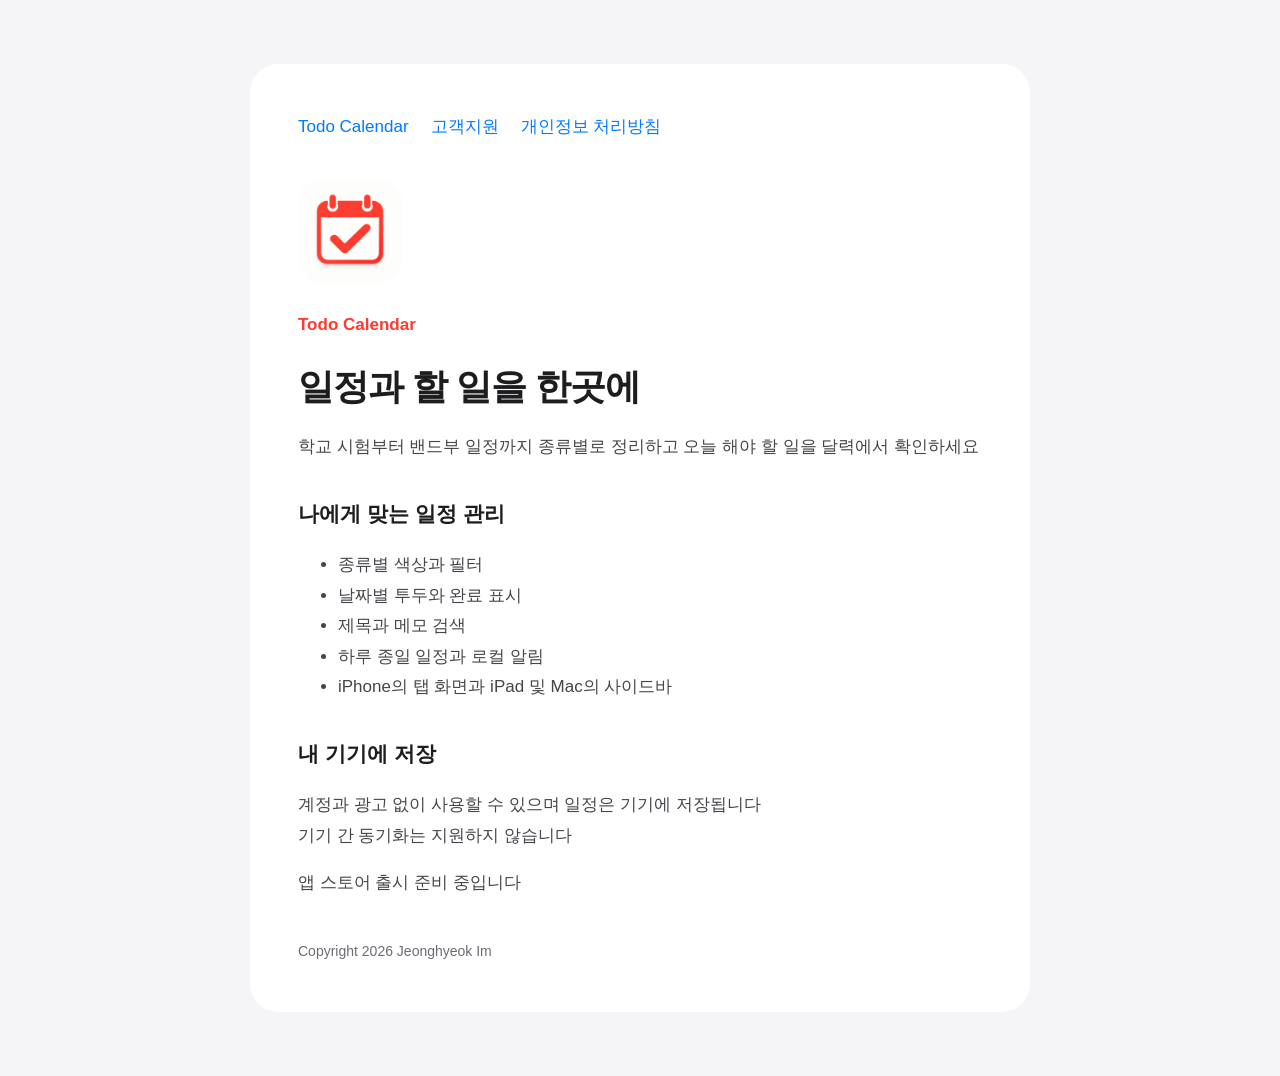
<file: docs/index.html>
<!doctype html><html lang="ko"><head><meta charset="utf-8"><meta name="viewport" content="width=device-width,initial-scale=1"><title>일정과 할 일을 한곳에 | Todo Calendar</title><link rel="stylesheet" href="style.css"><link rel="icon" href="icon.png"></head><body><main><nav><a href="index.html">Todo Calendar</a><a href="support.html">고객지원</a><a href="privacy.html">개인정보 처리방침</a></nav><img class="icon" src="icon.png" alt="Todo Calendar 앱 로고"><p class="eyebrow">Todo Calendar</p><h1>일정과 할 일을 한곳에</h1><p>학교 시험부터 밴드부 일정까지 종류별로 정리하고 오늘 해야 할 일을 달력에서 확인하세요</p><h2>나에게 맞는 일정 관리</h2><ul><li>종류별 색상과 필터</li><li>날짜별 투두와 완료 표시</li><li>제목과 메모 검색</li><li>하루 종일 일정과 로컬 알림</li><li>iPhone의 탭 화면과 iPad 및 Mac의 사이드바</li></ul><h2>내 기기에 저장</h2><p>계정과 광고 없이 사용할 수 있으며 일정은 기기에 저장됩니다<br>기기 간 동기화는 지원하지 않습니다</p><p>앱 스토어 출시 준비 중입니다</p><footer>Copyright 2026 Jeonghyeok Im</footer></main></body></html>
</file>
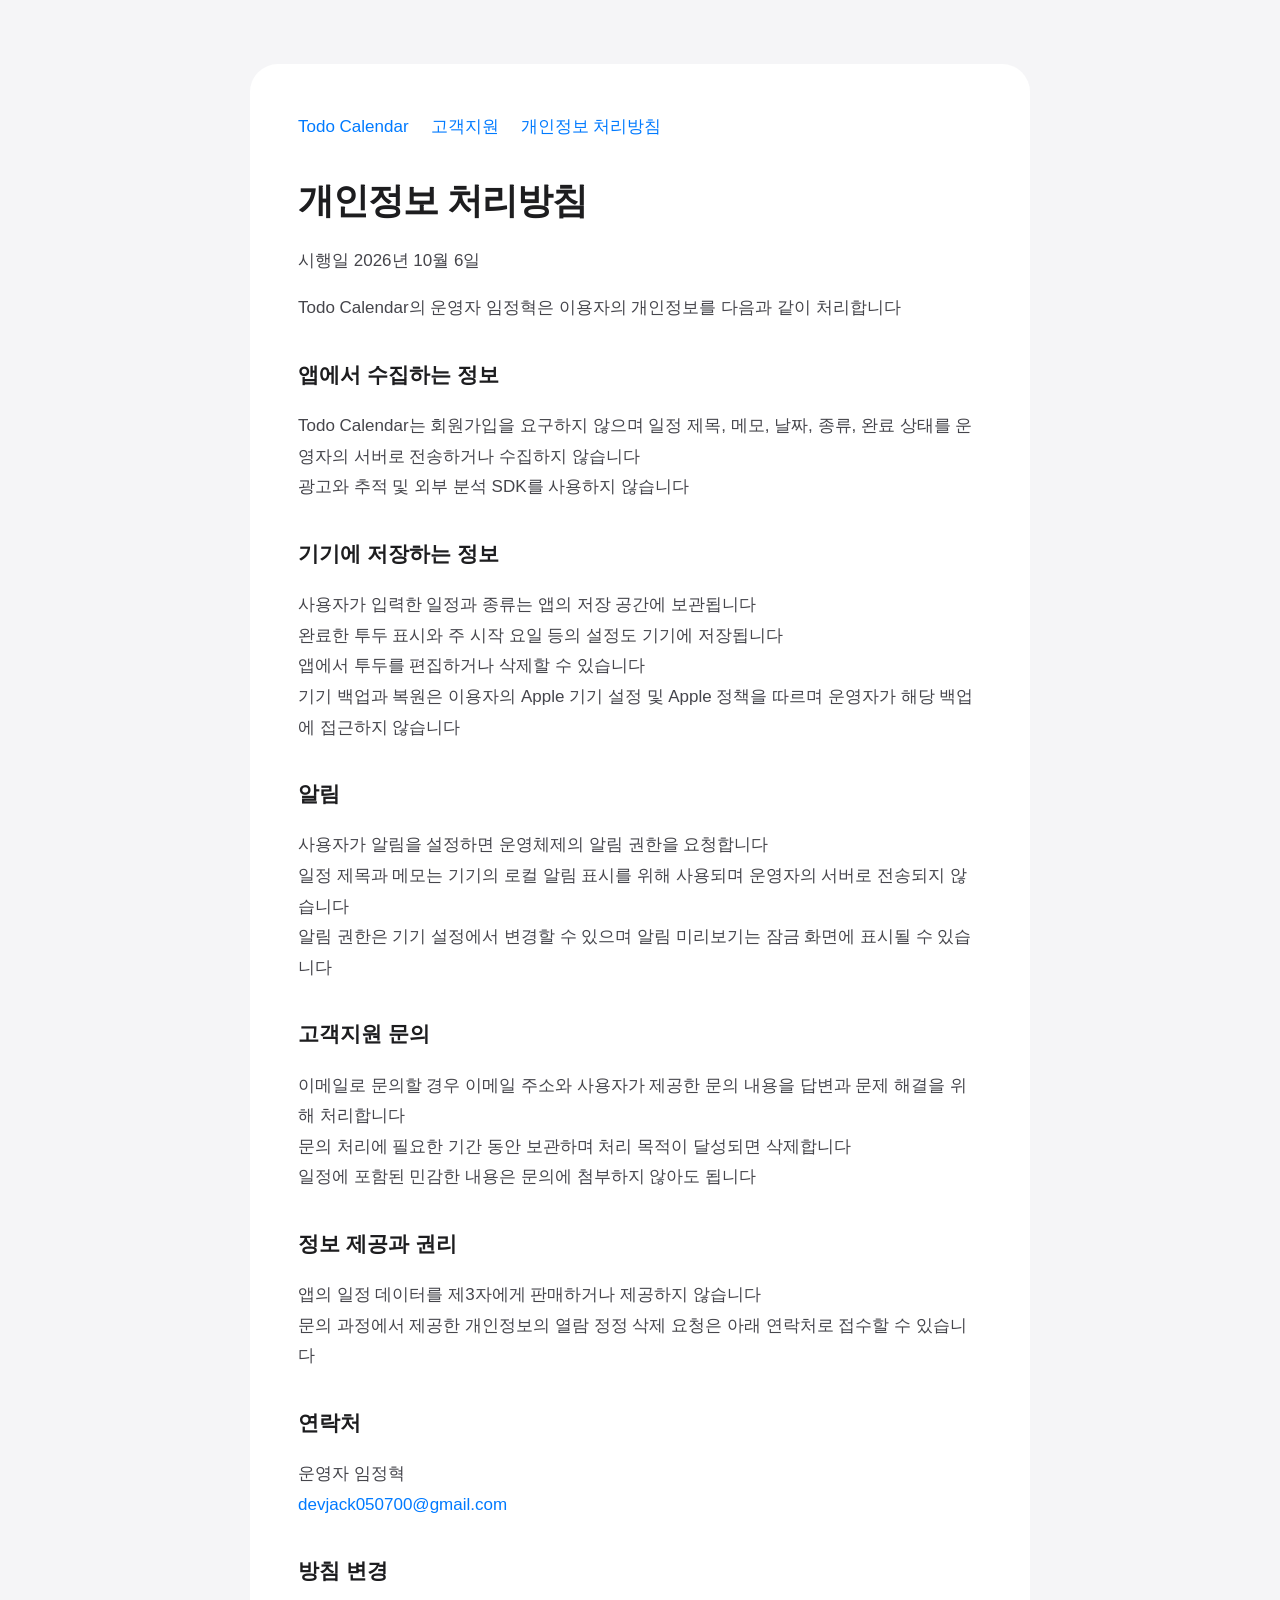
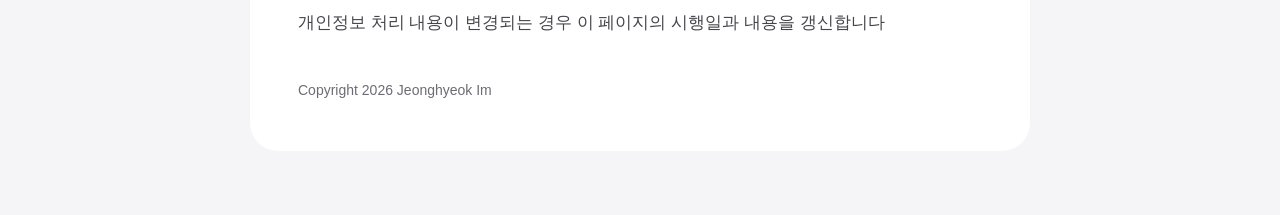
<file: docs/privacy.html>
<!doctype html><html lang="ko"><head><meta charset="utf-8"><meta name="viewport" content="width=device-width,initial-scale=1"><title>개인정보 처리방침 | Todo Calendar</title><link rel="stylesheet" href="style.css"><link rel="icon" href="icon.png"></head><body><main><nav><a href="index.html">Todo Calendar</a><a href="support.html">고객지원</a><a href="privacy.html">개인정보 처리방침</a></nav><h1>개인정보 처리방침</h1><p>시행일 2026년 10월 6일</p><p>Todo Calendar의 운영자 임정혁은 이용자의 개인정보를 다음과 같이 처리합니다</p><h2>앱에서 수집하는 정보</h2><p>Todo Calendar는 회원가입을 요구하지 않으며 일정 제목, 메모, 날짜, 종류, 완료 상태를 운영자의 서버로 전송하거나 수집하지 않습니다<br>광고와 추적 및 외부 분석 SDK를 사용하지 않습니다</p><h2>기기에 저장하는 정보</h2><p>사용자가 입력한 일정과 종류는 앱의 저장 공간에 보관됩니다<br>완료한 투두 표시와 주 시작 요일 등의 설정도 기기에 저장됩니다<br>앱에서 투두를 편집하거나 삭제할 수 있습니다<br>기기 백업과 복원은 이용자의 Apple 기기 설정 및 Apple 정책을 따르며 운영자가 해당 백업에 접근하지 않습니다</p><h2>알림</h2><p>사용자가 알림을 설정하면 운영체제의 알림 권한을 요청합니다<br>일정 제목과 메모는 기기의 로컬 알림 표시를 위해 사용되며 운영자의 서버로 전송되지 않습니다<br>알림 권한은 기기 설정에서 변경할 수 있으며 알림 미리보기는 잠금 화면에 표시될 수 있습니다</p><h2>고객지원 문의</h2><p>이메일로 문의할 경우 이메일 주소와 사용자가 제공한 문의 내용을 답변과 문제 해결을 위해 처리합니다<br>문의 처리에 필요한 기간 동안 보관하며 처리 목적이 달성되면 삭제합니다<br>일정에 포함된 민감한 내용은 문의에 첨부하지 않아도 됩니다</p><h2>정보 제공과 권리</h2><p>앱의 일정 데이터를 제3자에게 판매하거나 제공하지 않습니다<br>문의 과정에서 제공한 개인정보의 열람 정정 삭제 요청은 아래 연락처로 접수할 수 있습니다</p><h2>연락처</h2><p>운영자 임정혁<br><a href="mailto:devjack050700@gmail.com">devjack050700@gmail.com</a></p><h2>방침 변경</h2><p>개인정보 처리 내용이 변경되는 경우 이 페이지의 시행일과 내용을 갱신합니다</p><footer>Copyright 2026 Jeonghyeok Im</footer></main></body></html>
</file>
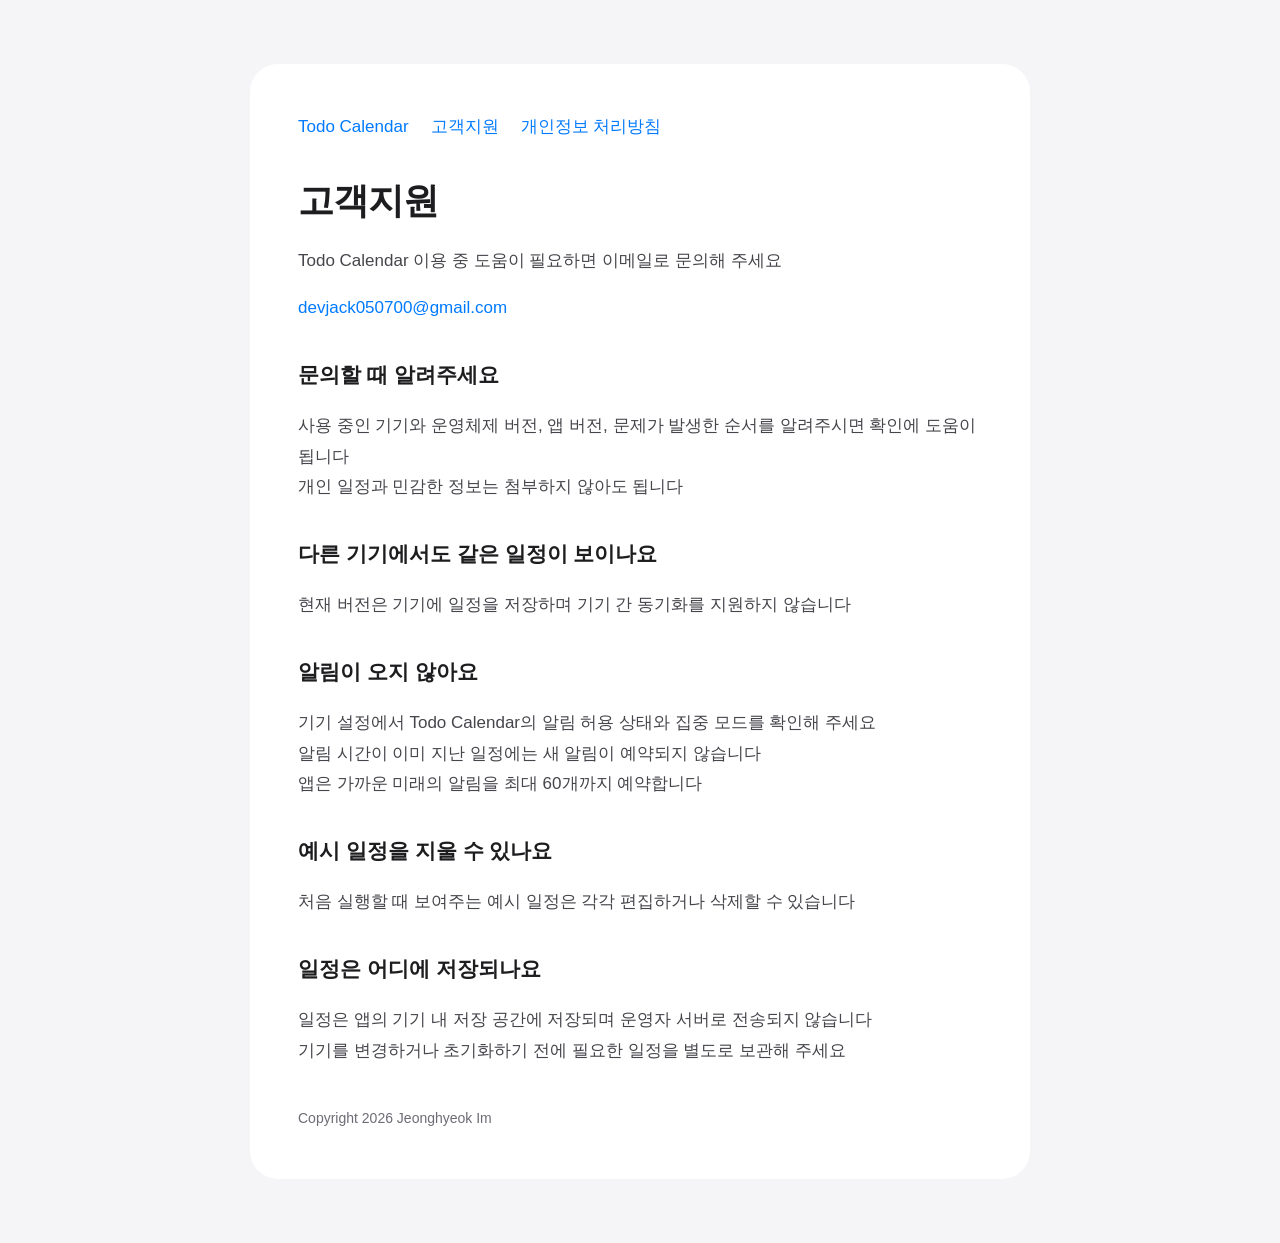
<file: docs/support.html>
<!doctype html><html lang="ko"><head><meta charset="utf-8"><meta name="viewport" content="width=device-width,initial-scale=1"><title>고객지원 | Todo Calendar</title><link rel="stylesheet" href="style.css"><link rel="icon" href="icon.png"></head><body><main><nav><a href="index.html">Todo Calendar</a><a href="support.html">고객지원</a><a href="privacy.html">개인정보 처리방침</a></nav><h1>고객지원</h1><p>Todo Calendar 이용 중 도움이 필요하면 이메일로 문의해 주세요</p><p><a href="mailto:devjack050700@gmail.com?subject=Todo%20Calendar%20%EB%AC%B8%EC%9D%98">devjack050700@gmail.com</a></p><h2>문의할 때 알려주세요</h2><p>사용 중인 기기와 운영체제 버전, 앱 버전, 문제가 발생한 순서를 알려주시면 확인에 도움이 됩니다<br>개인 일정과 민감한 정보는 첨부하지 않아도 됩니다</p><h2>다른 기기에서도 같은 일정이 보이나요</h2><p>현재 버전은 기기에 일정을 저장하며 기기 간 동기화를 지원하지 않습니다</p><h2>알림이 오지 않아요</h2><p>기기 설정에서 Todo Calendar의 알림 허용 상태와 집중 모드를 확인해 주세요<br>알림 시간이 이미 지난 일정에는 새 알림이 예약되지 않습니다<br>앱은 가까운 미래의 알림을 최대 60개까지 예약합니다</p><h2>예시 일정을 지울 수 있나요</h2><p>처음 실행할 때 보여주는 예시 일정은 각각 편집하거나 삭제할 수 있습니다</p><h2>일정은 어디에 저장되나요</h2><p>일정은 앱의 기기 내 저장 공간에 저장되며 운영자 서버로 전송되지 않습니다<br>기기를 변경하거나 초기화하기 전에 필요한 일정을 별도로 보관해 주세요</p><footer>Copyright 2026 Jeonghyeok Im</footer></main></body></html>
</file>
<file: docs/style.css>
*{box-sizing:border-box}body{margin:0;background:#f5f5f7;color:#1d1d1f;font:17px/1.8 -apple-system,BlinkMacSystemFont,"Apple SD Gothic Neo",sans-serif}main{max-width:780px;margin:64px auto;padding:48px;background:white;border-radius:28px}nav{display:flex;gap:22px;flex-wrap:wrap;margin-bottom:36px}a{color:#007aff;text-decoration:none}a:hover{text-decoration:underline}h1{font-size:36px;letter-spacing:-1px;line-height:1.2}h2{font-size:21px;margin-top:32px}p,li{color:#45454b}.icon{width:104px;height:104px;border-radius:24px}footer{margin-top:40px;font-size:14px;color:#6c6c74}.eyebrow{color:#ff3b30;font-weight:600}@media(max-width:600px){main{margin:0;padding:28px 22px;border-radius:0}h1{font-size:30px}}
</file>
